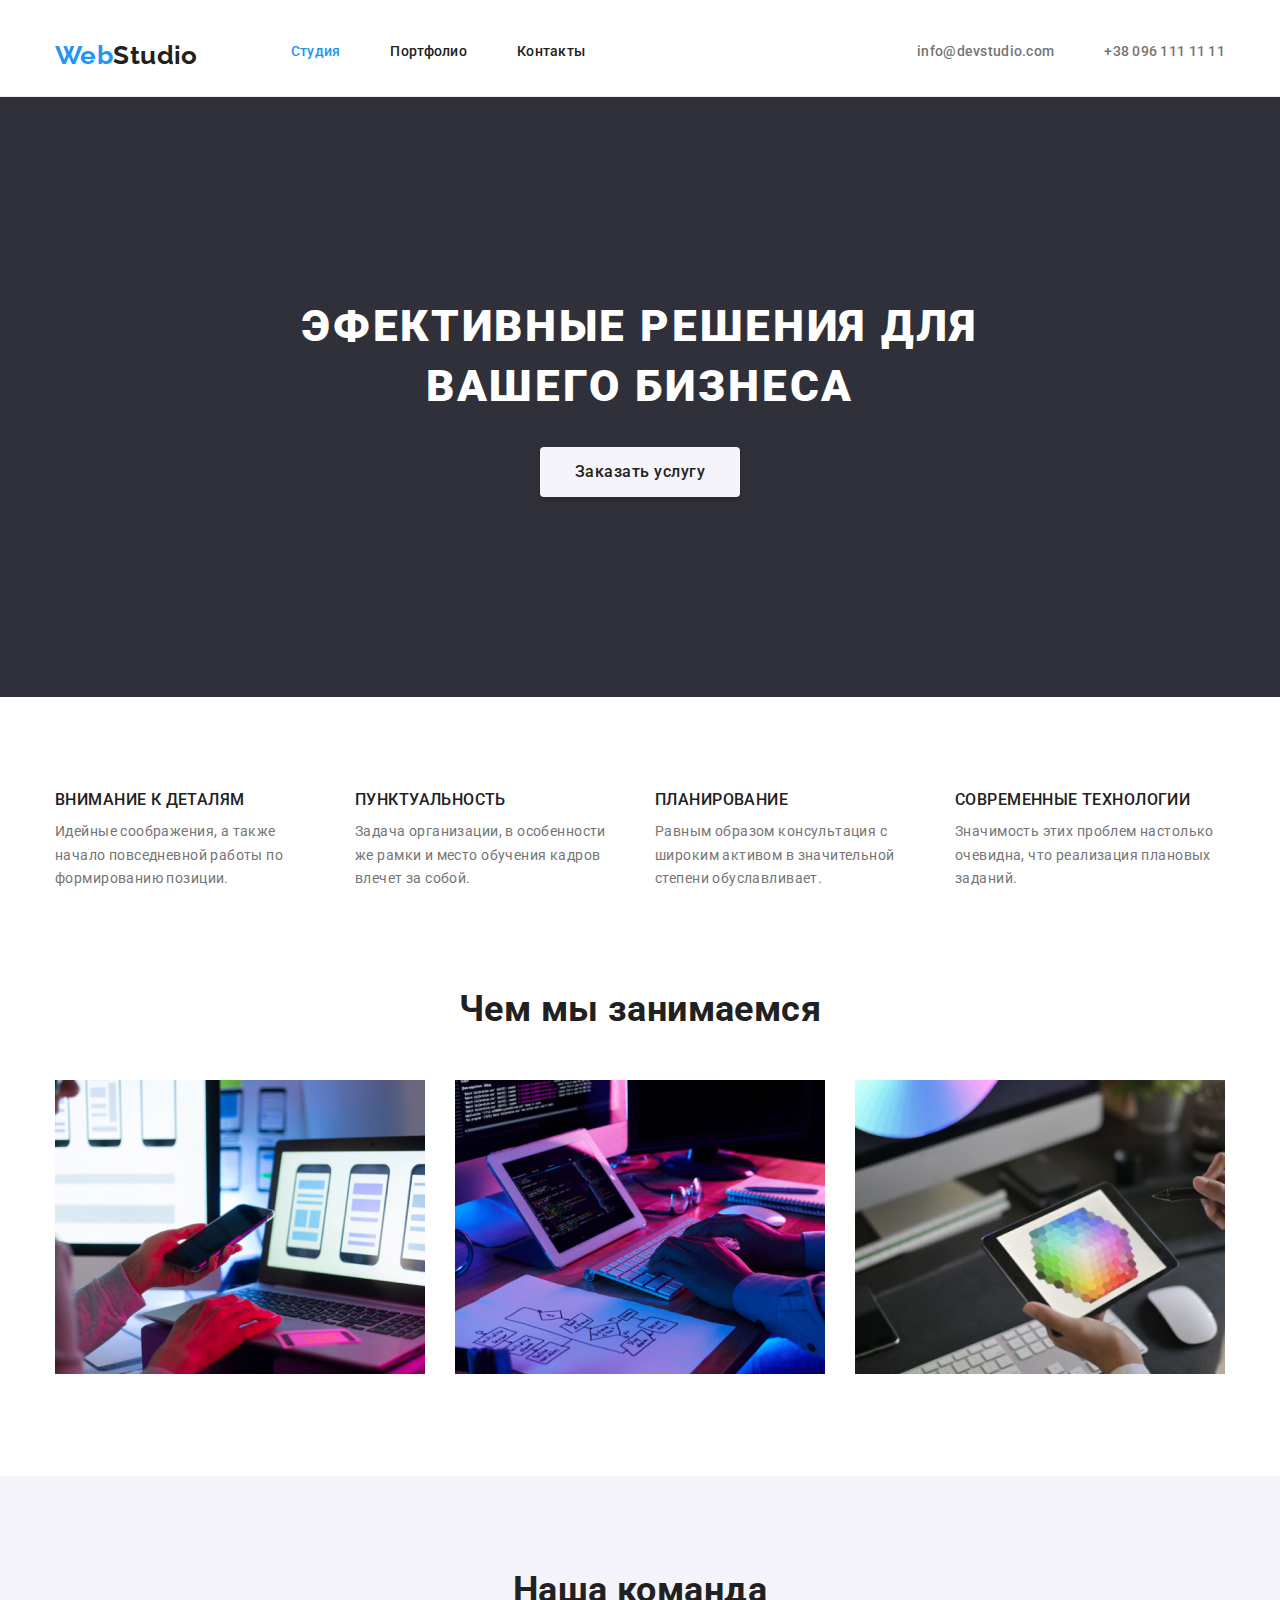
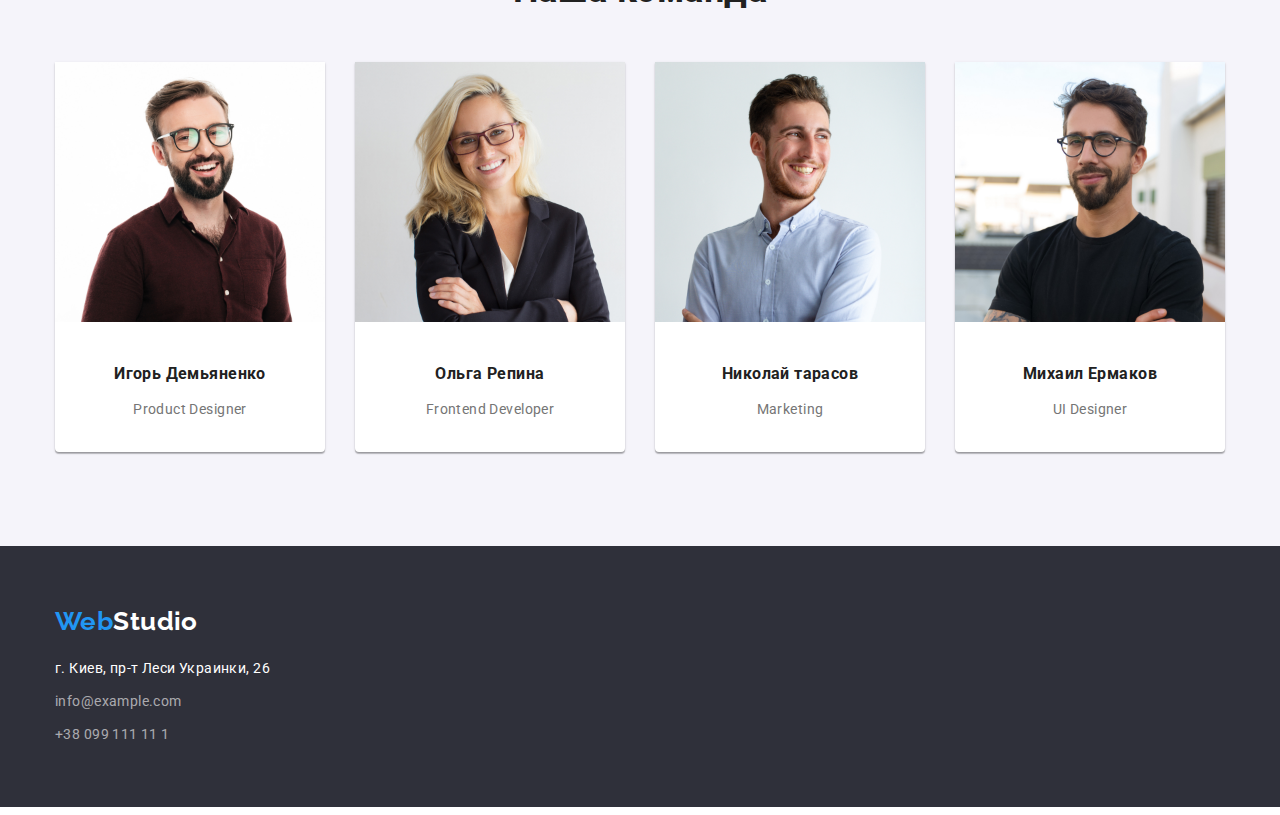
<file: index.html>
<!DOCTYPE html>
<html lang="ru">
  <head>
    <link rel="stylesheet" href="https://cdnjs.cloudflare.com/ajax/libs/modern-normalize/1.1.0/modern-normalize.min.css"
      integrity="sha512-wpPYUAdjBVSE4KJnH1VR1HeZfpl1ub8YT/NKx4PuQ5NmX2tKuGu6U/JRp5y+Y8XG2tV+wKQpNHVUX03MfMFn9Q=="
      crossorigin="anonymous" referrerpolicy="no-referrer" />
    <meta charset="UTF-8" />
    <meta name="viewport" content="width=device-width, initial-scale=1.0" />
    <link rel="stylesheet" href="reset.css">
<link rel="preconnect" href="https://fonts.gstatic.com" />
<link href="https://fonts.googleapis.com/css2?family=Raleway:wght@700&family=Roboto:wght@400;500;700;900&display=swap"
  rel="stylesheet" />
    <title>WebStudio</title>
    <link rel="stylesheet" href="./css/styles.css" />
  </head>
  <body>
    <header>
      <div class="container nav-position">
      <nav class="navigation">
        <a href="index.html" class="link-logo-h"><span class="web">Web</span>Studio</a>
        <ul class="menu">
          <li class="menu-items"><a href="index.html" class="link studio">Студия</a></li>
          <li class="menu-items"><a href="portfolio.html" class="link">Портфолио</a></li>
          <li class="menu-items"><a href="#contacts" class="link">Контакты</a></li>
        </ul>
      </nav>
      <ul class="contacts">
        <li class="e-address"><a class="contact" href="mailto:info@devstudio.com">info@devstudio.com</a></li>
        <li class="e-address"><a class="contact" href="tel:+380961111111">+38 096 111 11 11</a></li>
      </ul>
      </div>
    </header>
    <main>
      <section class="hero">
        <div class="container">
        <h1 class="hero-title">эфективные решения для вашего бизнеса</h1>
        <button class="btn hero-btn">Заказать услугу</button>
        </div>
      </section>
      <section>
        <div class="container">
        <h2 class="visually-hidden">Скрытый Заголовок</h2>
        <ul class="company-values">
          <li class="competence">
            <h3 class="features">Внимание к деталям</h3>
            <p class="main-text description">
              Идейные соображения, а также начало повседневной работы по
              формированию позиции.
            </p></li>
          <li class="competence">
            <h3 class="features">Пунктуальность</h3>
            <p class="main-text description">
              Задача организации, в особенности же рамки и место обучения кадров
              влечет за собой.
            </p></li>
          <li class="competence">
            <h3 class="features">Планирование</h3>
            <p class="main-text description">
              Равным образом консультация с широким активом в значительной степени
              обуславливает.
            </p></li>
          <li class="competence">
            <h3 class="features">современные технологии</h3>
            <p class="main-text description">
              Значимость этих проблем настолько очевидна, что реализация плановых
              заданий.
            </p></li>
        </ul>
        </div>
        </section>
        <section class="our-work">
          <div class="container">
          <h2 class="section-title">Чем мы занимаемся</h2>
          <ul class="our-projects">
            <li class="project-items"><img src="images/img(1).jpg" width="370" height="294" alt="Лептоп" /></li>
            <li class="project-items"><img src="images/img(7).jpg" width="370" height="294" alt="ПК" /></li>
            <li class="project-items"><img src="images/img(2).jpg" width="370" height="294" alt="Таблет" /></li>
          </ul>
          </div>
        </section>
        <section class="our-team"> 
          <div class="container">
          <h2 class="section-title">Наша команда</h2>
        <ul class="team">
            <li class="member"><img src="images/img(3).jpg" width="270" height="260" alt="Игорь Демьяненко" />
              <h3 class="name">Игорь Демьяненко</h3>
                <p class="main-text profession" lang="en">Product Designer</p></li>
            <li class="member"><img src="images/img(4).jpg" width="270" height="260" alt="Ольга Репина" />
              <h3 class="name">Ольга Репина</h3>
                <p class="main-text profession" lang="en">Frontend Developer</p></li>
            <li class="member"><img src="images/img(5).jpg" width="270" height="260" alt="Николай тарасов" />
              <h3 class="name">Николай тарасов</h3>
                <p class="main-text profession" lang="en">Marketing</p></li>
            <li class="member"><img src="images/img(6).jpg" width="270" height="260" alt="Михаил Ермаков" />
              <h3 class="name">Михаил Ермаков</h3>
                <p class="main-text profession" lang="en">UI Designer</p></li>
          </ul>
          </div>
        </section>
      </main>
      <footer class="basement">
        <div class="container">
        <a href="#company" class="link-logo-f"><span class="web">Web</span>Studio</a>
      <address>
        <ul>
          <li class="find-us"><a href="https://goo.gl/maps/876GTmh62noZVfSe7" target="blank" rel="noopener noreferer" class="link-address">г. Киев, пр-т Леси Украинки, 26
          </a></li>
          <li class="find-us"><a href="mailto:" class="link-footer">info@example.com</a></li>
          <li class="find-us"><a href="tel:+38099111111" class="link-footer">+38 099 111 11 1</a></li>
        </ul>
      </address>
      </div>
    </footer>
  </body>
</html>
</file>
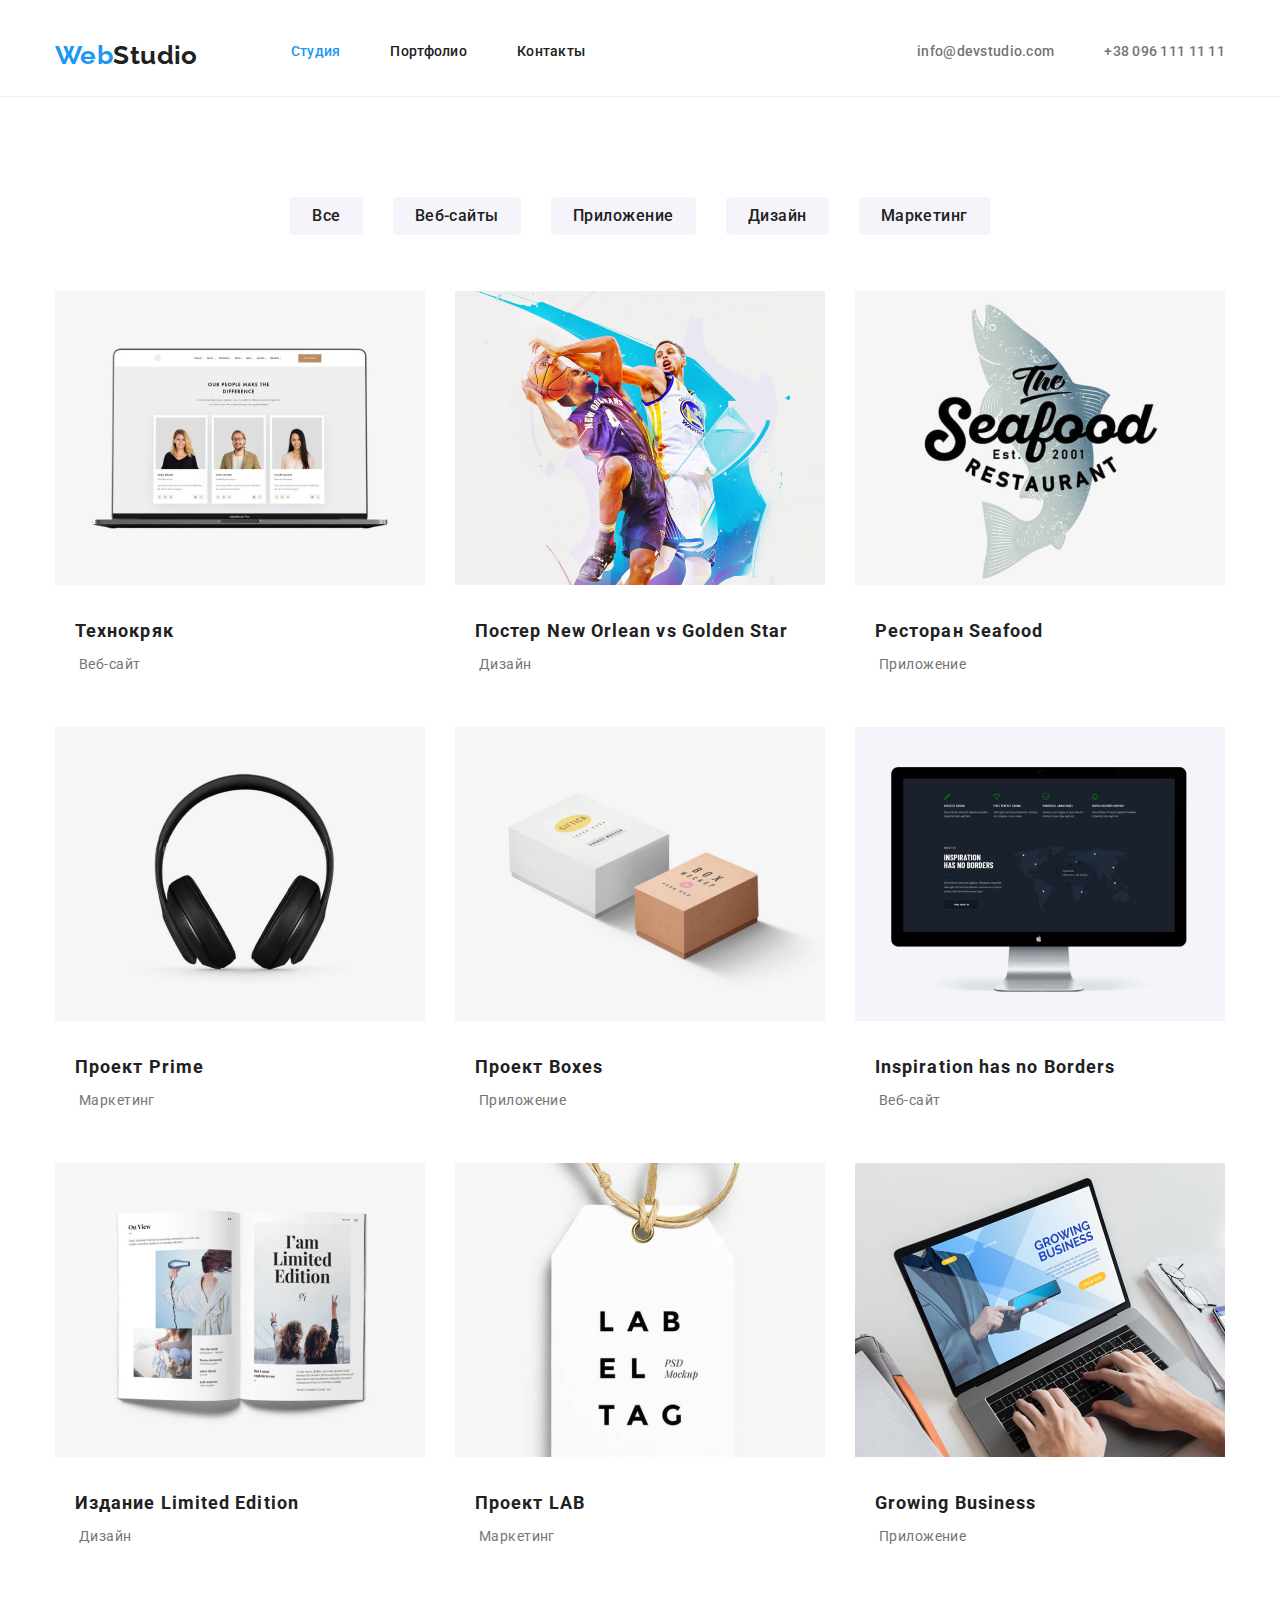
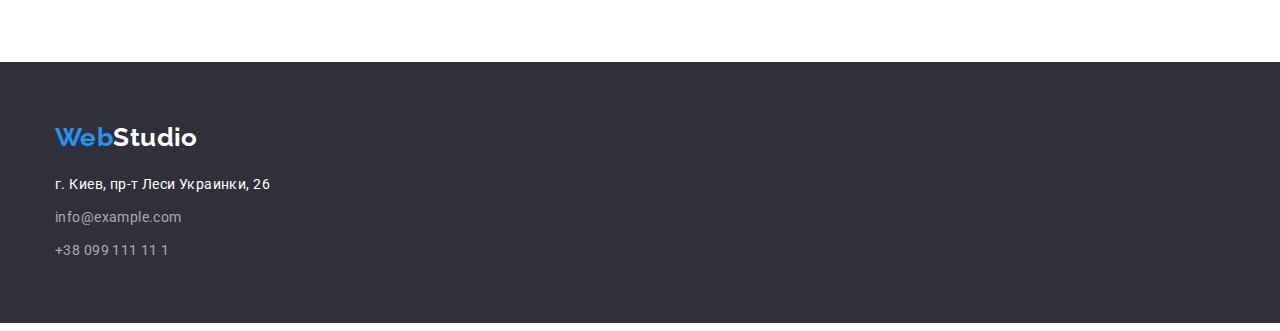
<file: portfolio.html>
<!DOCTYPE html>
<html lang="ru">

<head>
    <link rel="stylesheet" href="https://cdnjs.cloudflare.com/ajax/libs/modern-normalize/1.1.0/modern-normalize.min.css"
        integrity="sha512-wpPYUAdjBVSE4KJnH1VR1HeZfpl1ub8YT/NKx4PuQ5NmX2tKuGu6U/JRp5y+Y8XG2tV+wKQpNHVUX03MfMFn9Q=="
        crossorigin="anonymous" referrerpolicy="no-referrer" />
    <meta charset="UTF-8" />
    <meta name="viewport" content="width=device-width, initial-scale=1.0" />
    <link rel="stylesheet" href="reset.css">
<link rel="preconnect" href="https://fonts.gstatic.com" />
<link href="https://fonts.googleapis.com/css2?family=Raleway:wght@700&family=Roboto:wght@400;500;700;900&display=swap"
    rel="stylesheet" />
        <link rel="stylesheet" href="./css/styles.css" />
    <title>Portfolio</title>
</head>

<body>
    <header>
        <div class="container nav-position">
            <nav class="navigation">
                <a href="index.html" class="link-logo-h"><span class="web">Web</span>Studio</a>
                <ul class="menu">
                    <li class="menu-items"><a href="index.html" class="link studio">Студия</a></li>
                    <li class="menu-items"><a href="portfolio.html" class="link">Портфолио</a></li>
                    <li class="menu-items"><a href="#contacts" class="link">Контакты</a></li>
                </ul>
            </nav>
            <ul class="contacts">
                <li class="e-address"><a class="contact" href="mailto:info@devstudio.com">info@devstudio.com</a></li>
                <li class="e-address"><a class="contact" href="tel:+380961111111">+38 096 111 11 11</a></li>
            </ul>
        </div>
    </header>
    <main>     
        <section class="projects">
            <div class="container">
            <h1 hidden>portfolio</h1>
            <h2 hidden>portfolio</h2>
            <ul class="all-buttons">
                <li class=" portfolio-btn"><button class="btn">Все</button></li>
                <li class=" portfolio-btn"><button class="btn">Веб-сайты</button></li>
                <li class=" portfolio-btn"><button class="btn">Приложение</button></li>
                <li class=" portfolio-btn"><button class="btn">Дизайн</button></li>
                <li class=" portfolio-btn"><button class="btn">Маркетинг</button></li>
            </ul>
            <ul class="all-projects">
                <li class="project"> <a href="" class="projects-link">
                    <img src="images/portfolio/img1.jpg" width="370" height="294" alt="Ноутбук" />
                    <h3 class="projects-headline">Технокряк</h3>
                    <p class="main-text project-description">Веб-сайт</p></a>
                </li>
                <li class="project"> <a href="" class="projects-link">
                    <img src="images/portfolio/img2.jpg" width="370" height="294" alt="Баскетбол" />
                    <h3 class="projects-headline">Постер <span lang="en">New Orlean vs Golden Star</span></h3>
                    <p class="main-text project-description">Дизайн</p></a>
                </li>
                <li class="project"> <a href="" class="projects-link">
                    <img src="images/portfolio/img3.jpg" width="370" height="294" alt="Рыба" />
                    <h3 class="projects-headline">Ресторан <span>Seafood</span></h3>
                    <p class="main-text project-description">Приложение</p></a>
                </li>
                <li class="project"> <a href="" class="projects-link">
                    <img src="images/portfolio/img4.jpg" width="370" height="294" alt="Наушники" />
                    <h3 class="projects-headline">Проект <span lang="en">Prime</span></h3>
                    <p class="main-text project-description" lang="en">Маркетинг</p></a>
                </li>
                <li class="project"> <a href="" class="projects-link">
                    <img src="images/portfolio/img5.jpg" width="370" height="294" alt="Коробки" />
                    <h3 class="projects-headline">Проект <span lang="en">Boxes</span></h3>
                    <p class="main-text project-description">Приложение</p></a>
                    
                </li>
                <li class="project"> <a href="" class="projects-link">
                    <img src="images/portfolio/img6.jpg" width="370" height="294" alt="Монитор" />
                    <h3 class="projects-headline" lang="en">Inspiration has no Borders</h3>
                    <p class="main-text project-description">Веб-сайт</p></a>
                </li>
                <li class="project"> <a href="" class="projects-link">
                    <img src="images/portfolio/img7.jpg" width="370" height="294" alt="Книга" />
                    <h3 class="projects-headline">Издание <span lang="en">Limited Edition</span></h3>
                    <p class="main-text project-description">Дизайн</p></a>
                </li>
                <li class="project"> <a href="" class="projects-link">
                    <img src="images/portfolio/img8.jpg" width="370" height="294" alt="Бирка" />
                    <h3 class="projects-headline">Проект <span lang="en">LAB</span></h3>
                    <p class="main-text project-description">Маркетинг</p></a>
                </li>
                <li class="project"> <a href="" class="projects-link">
                    <img src="images/portfolio/img9.jpg" width="370" height="294" alt="Работа" />
                    <h3 class="projects-headline" lang="en">Growing Business</h3>
                    <p class="main-text project-description">Приложение</p></a> 
                </li>
            </ul>
            </div>
        </section>
    </main>
<footer class="basement">
    <div class="container">
        <a href="#company" class="link-logo-f"><span class="web">Web</span>Studio</a>
        <address>
            <ul>
                <li class="find-us"><a href="https://goo.gl/maps/876GTmh62noZVfSe7" target="blank"
                        rel="noopener noreferer" class="link-address">г. Киев, пр-т Леси Украинки, 26
                    </a></li>
                <li class="find-us"><a href="mailto:" class="link-footer">info@example.com</a></li>
                <li class="find-us"><a href="tel:+38099111111" class="link-footer">+38 099 111 11 1</a></li>
            </ul>
        </address>
    </div>
</footer>
</body>

</html>
</file>
<file: css/styles.css>
html {
  box-sizing: border-box;
}
*,
*::before,
*::after {
  box-sizing: inherit;
  /* outline: 2px solid tomato; */
}
.visually-hidden {
  position: absolute;
  width: 1px;
  height: 1px;
  margin: -1px;
  border: 0;
  padding: 0;
  white-space: nowrap;
  clip-path: inset(100%);
  clip: rect(0 0 0 0);
  overflow: hidden;
}
.container {
  width: 1200px;
  padding-left: 15px;
  padding-right: 15px;
  margin: 0 auto;
}

:root {
  --main-text-cl: #212121;
  --accent-text-cl: #2196f3;
  --grey: #757575;
  --white: #ffffff;
  --background: #2f303a;
  --footer: rgba(255, 255, 255, 0.6);
  --button: #f5f4fa;
  --body-background: #ffffff;
  --portfolio-border: #eeeeee;
}
a {
  text-decoration: none;
}
h1,
h2,
h3,
h4,
h5,
h6 {
  margin: 0;
  padding: 0;
}
p {
  margin: 0;
  padding: 0;
}
ul {
  list-style: none;
  margin: 0;
  padding: 0;
}
body {
  font-family: "Roboto", sans-serif;
  font-size: 14px;
  line-height: 1.71;
  letter-spacing: 0.03em;
  color: var(--main-text-cl);
  background-color: var(--body-background);
  outline: 1px rgb(252, 15, 27);
  margin-right: auto;
  margin-left: auto;
}
.btn {
  font-family: Roboto;
  font-style: normal;
  font-weight: 500;
  font-size: 16px;
  line-height: 1.62;
  display: flex;
  align-items: center;
  text-align: center;
  letter-spacing: 0.03em;
  color: var(--main-text-cl);
  background-color: var(--button);
  display: inline-block;
  border-radius: 4px;
  border-color: inherit;
  border: transparent;
  min-height: 50;
  padding: 6px 22px 6px;
}
.btn:hover,
.btn:focus {
  color: var(--white);
  background-color: var(--accent-text-cl);
  font-weight: 700;
}
header {
  border-bottom: 1px solid var(--portfolio-border);
  background-color: var(--white);
}
.nav-position {
  display: flex;
  align-items: center;
}
.navigation {
  display: flex;
  align-items: center;
  margin-right: auto;
}
.link-logo-h {
  font-family: "Raleway", sans-serif;
  font-weight: 700;
  font-size: 26px;
  line-height: 1.19;
  text-decoration: none;
  font-style: normal;
  color: var(--main-text-cl);
  padding-top: 32px;
  margin-right: 93px;
  padding-bottom: 25px;
}
.menu-items {
  padding-top: 32px;
  padding-bottom: 32px;
}
.menu-items:not(:last-child) {
  margin-right: 50px;
}
nav .link {
  font-weight: 500;
  line-height: 1.14;
  letter-spacing: 0.02em;
  text-decoration: none;
  font-style: normal;
  color: inherit;
  background-color: var(--white);
  display: inline-block;
}
.menu {
  display: flex;
  margin-right: auto;
}
.contacts {
  display: flex;
}
.contact {
  font-weight: 500;
  line-height: 1.14;
  letter-spacing: 0.02em;
  text-decoration: none;
  color: inherit;
  text-decoration: none;
  color: var(--grey);
  display: block;
}
.e-address {
  padding-top: 32px;
  padding-bottom: 32px;
}
.e-address:not(:last-child) {
  margin-right: 50px;
}
.hero {
  display: flex;
  flex-direction: column;
  text-align: center;
  align-items: center;
  background-color: var(--background);
  padding-top: 200px;
  padding-bottom: 200px;
}
.hero-title {
  color: var(--white);
  font-weight: 900;
  font-size: 44px;
  line-height: 1.36;
  text-align: center;
  letter-spacing: 0.06em;
  text-transform: uppercase;
  width: 696px;
  height: 120px;
  margin: auto;
  margin-bottom: 30px;
}
.hero-btn {
  margin: auto;
  padding: 10px 32px 10px;
  width: 200px;
  height: 50px;
  box-shadow: 0px 4px 4px rgba(0, 0, 0, 0.15);
  border-radius: 4px;
}
.company-values {
  display: flex;
  align-items: center;
  padding-top: 94px;
  padding-bottom: 94px;
}
.competence:not(:last-child) {
  margin-right: 30px;
}
.description {
  width: 270px;
  height: 75px;
}
.section-title {
  font-weight: 700;
  font-size: 36px;
  line-height: 1.16;
  text-align: center;
  color: var(--main-text-cl);
  margin-bottom: 50px;
}
.features {
  font-style: normal;
  font-weight: 500;
  line-height: 1.14;
  text-transform: uppercase;
  margin-bottom: 10px;
}
.our-work {
  padding-bottom: 94px;
}
.our-projects {
  display: flex;
}
.project-items:not(:last-child) {
  margin-right: 30px;
}
.our-team {
  padding-top: 94px;
  padding-bottom: 94px;
  background-color: var(--button);
}
.team {
  text-align: center;
  display: flex;
}
.member {
  background-color: var(--white);
  box-shadow: 0px 1px 3px rgba(0, 0, 0, 0.12), 0px 1px 1px rgba(0, 0, 0, 0.14),
    0px 2px 1px rgba(0, 0, 0, 0.2);
  border-radius: 0px 0px 4px 4px;
}
.member:not(:last-child) {
  margin-right: 30px;
}
.name {
  margin-top: 30px;
  margin-bottom: 10px;
}
.profession {
  margin-bottom: 30px;
}
.main-text {
  color: var(--grey);
  font-family: "Roboto", sans-serif;
}
.basement {
  background-color: var(--background);
  color: var(--white);
  padding-top: 60px;
  padding-bottom: 60px;
}
.find-us:not(:last-child) {
  margin-bottom: 9px;
}
.link-address {
  font-style: normal;
  text-decoration: none;
  color: var(--white);
  font-family: Roboto;
}
.link-footer {
  color: var(--footer);
  font-style: normal;
  text-decoration: none;
}
/* all focuses based here */
.link-header:hover,
.link-header:focus,
.link-footer:hover,
.link-address:hover,
.link-footer:focus,
.link-address:focus,
nav .link:hover,
nav .link:focus,
nav .studio,
nav .portfolio,
nav .contacts:hover,
nav .contacts:focus,
nav .contact:hover,
nav .contact:focus {
  color: var(--accent-text-cl);
}
.link-logo-f {
  font-family: "Raleway", sans-serif;
  font-weight: 700;
  font-size: 26px;
  line-height: 1.19;
  text-decoration: none;
  font-style: normal;
  color: var(--white);
  display: block;
  margin-bottom: 20px;
}
.web {
  color: var(--accent-text-cl);
}
/* Styles for portfolio page */

.projects-link {
  font-style: normal;
  text-decoration: none;
}
.projects-headline {
  font-weight: 700;
  font-size: 18px;
  line-height: 2;
  letter-spacing: 0.06em;
  color: var(--main-text-cl);
  margin-top: 20px;
  margin-bottom: 4px;
  margin-left: 20px;
}
/* Portfolio */
.all-buttons {
  display: flex;
  justify-content: center;
  padding-top: 100px;
  padding-bottom: 56px;
}
.projects {
  margin-bottom: 94px;
}
.all-projects {
  display: flex;
  flex-wrap: wrap;
}
.project:nth-last-child(-n + 3) {
  margin-bottom: 0;
}
.portfolio-btn:not(:last-child) {
  margin-right: 30px;
}
.project {
  margin-right: 30px;
  margin-bottom: 30px;
}
.project:nth-child(3n) {
  margin-right: 0;
}
.project-description {
  padding-left: 24px;
  padding-bottom: 20px;
}
</file>
